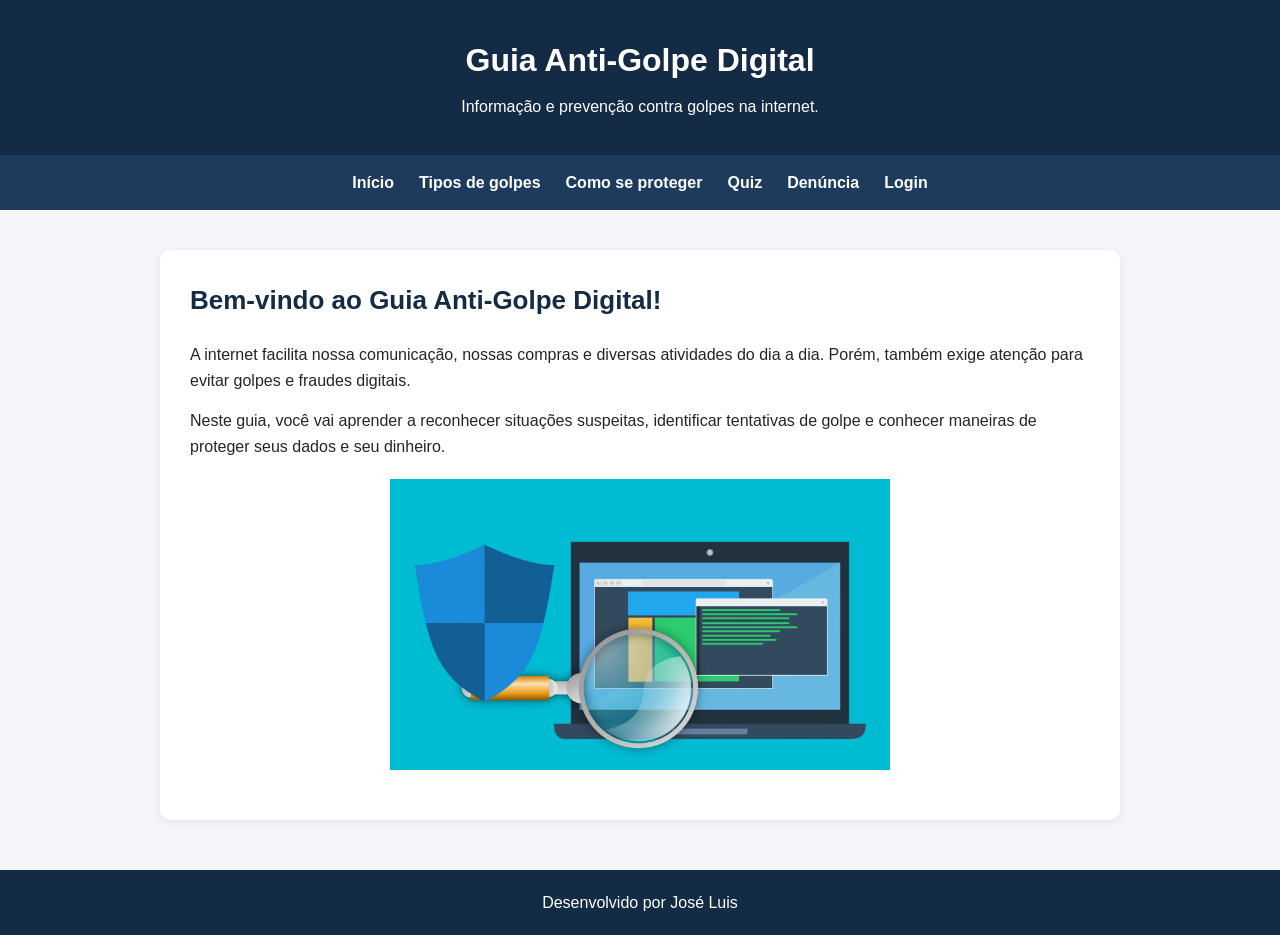
<file: pages/index.html>
<!DOCTYPE html>
<html lang="pt-br">

<head>
    <meta charset="UTF-8">
    <meta name="viewport" content="width=device-width, initial-scale=1.0">

    <meta name="author" content="José Luis">
    <meta name="description" content="Aprenda a identificar golpes digitais e proteger suas informações.">

    <title>Início | Guia Anti-Golpe Digital</title>

    <link rel="stylesheet" href="../css/geral.css">
</head>

<body>

    <header>
        <h1>Guia Anti-Golpe Digital</h1>
        <p>Informação e prevenção contra golpes na internet.</p>
    </header>

    <nav>
        <ul>
            <li><a href="index.html" aria-current="page">Início</a></li>
            <li><a href="golpes.html">Tipos de golpes</a></li>
            <li><a href="protecao.html">Como se proteger</a></li>
            <li><a href="quiz.html">Quiz</a></li>
            <li><a href="denuncia.html">Denúncia</a></li>
            <li><a href="login.html">Login</a></li>
        </ul>
    </nav>

    <main>

        <section>
            <h2>Bem-vindo ao Guia Anti-Golpe Digital!</h2>

            <p>
                A internet facilita nossa comunicação, nossas compras
                e diversas atividades do dia a dia. Porém, também exige
                atenção para evitar golpes e fraudes digitais.
            </p>

            <p>
                Neste guia, você vai aprender a reconhecer situações
                suspeitas, identificar tentativas de golpe e conhecer
                maneiras de proteger seus dados e seu dinheiro.
            </p>

            <img class="imagem-conteudo" src="../img/pagina-inicial_seguranca-digital.jpg"
                alt="Computador protegido por um escudo, representando segurança digital.">
        </section>

    </main>

    <footer>
        <p>Desenvolvido por José Luis</p>
    </footer>

</body>

</html>
</file>
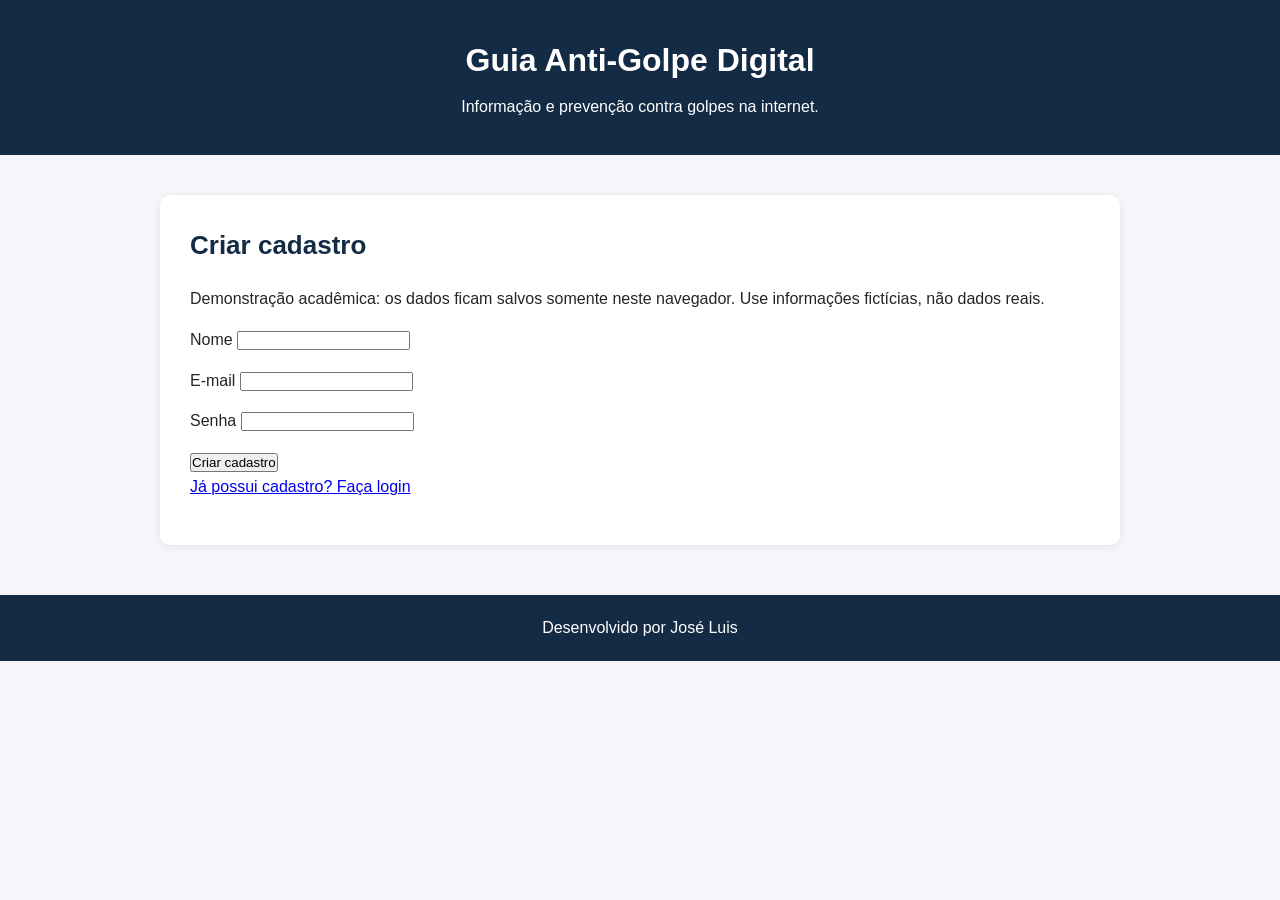
<file: pages/cadastro.html>
<!DOCTYPE html>
<html lang="pt-br">

<head>
    <meta charset="UTF-8">
    <meta name="viewport" content="width=device-width, initial-scale=1.0">

    <meta name="author" content="José Luis">
    <meta name="description" content="Crie uma conta no Guia Anti-Golpe Digital.">

    <title>Cadastro | Guia Anti-Golpe Digital</title>

    <link rel="stylesheet" href="../css/geral.css">

    <script src="../js/cadastro.js" defer></script>
</head>

<body>

    <header>
        <h1>Guia Anti-Golpe Digital</h1>
        <p>Informação e prevenção contra golpes na internet.</p>
    </header>


    <main>
        <section>
            <h2>Criar cadastro</h2>
            <p>
                Demonstração acadêmica: os dados ficam salvos somente neste navegador.
                Use informações fictícias, não dados reais.
            </p>

            <form>
                <p>
                    <label for="nome-cadastro">Nome</label>
                    <input type="text" id="nome-cadastro" name="nome-cadastro">
                </p>

                <p>
                    <label for="email-cadastro">E-mail</label>
                    <input type="email" id="email-cadastro" name="email-cadastro">
                </p>

                <p>
                    <label for="senha-cadastro">Senha</label>
                    <input type="password" id="senha-cadastro" name="senha-cadastro">
                </p>

                <button type="button" id="botao-cadastro">Criar cadastro</button>
            </form>

            <p><a href="login.html">Já possui cadastro? Faça login</a></p>
        </section>
    </main>

    <footer>
        <p>Desenvolvido por José Luis</p>
    </footer>

</body>

</html>
</file>
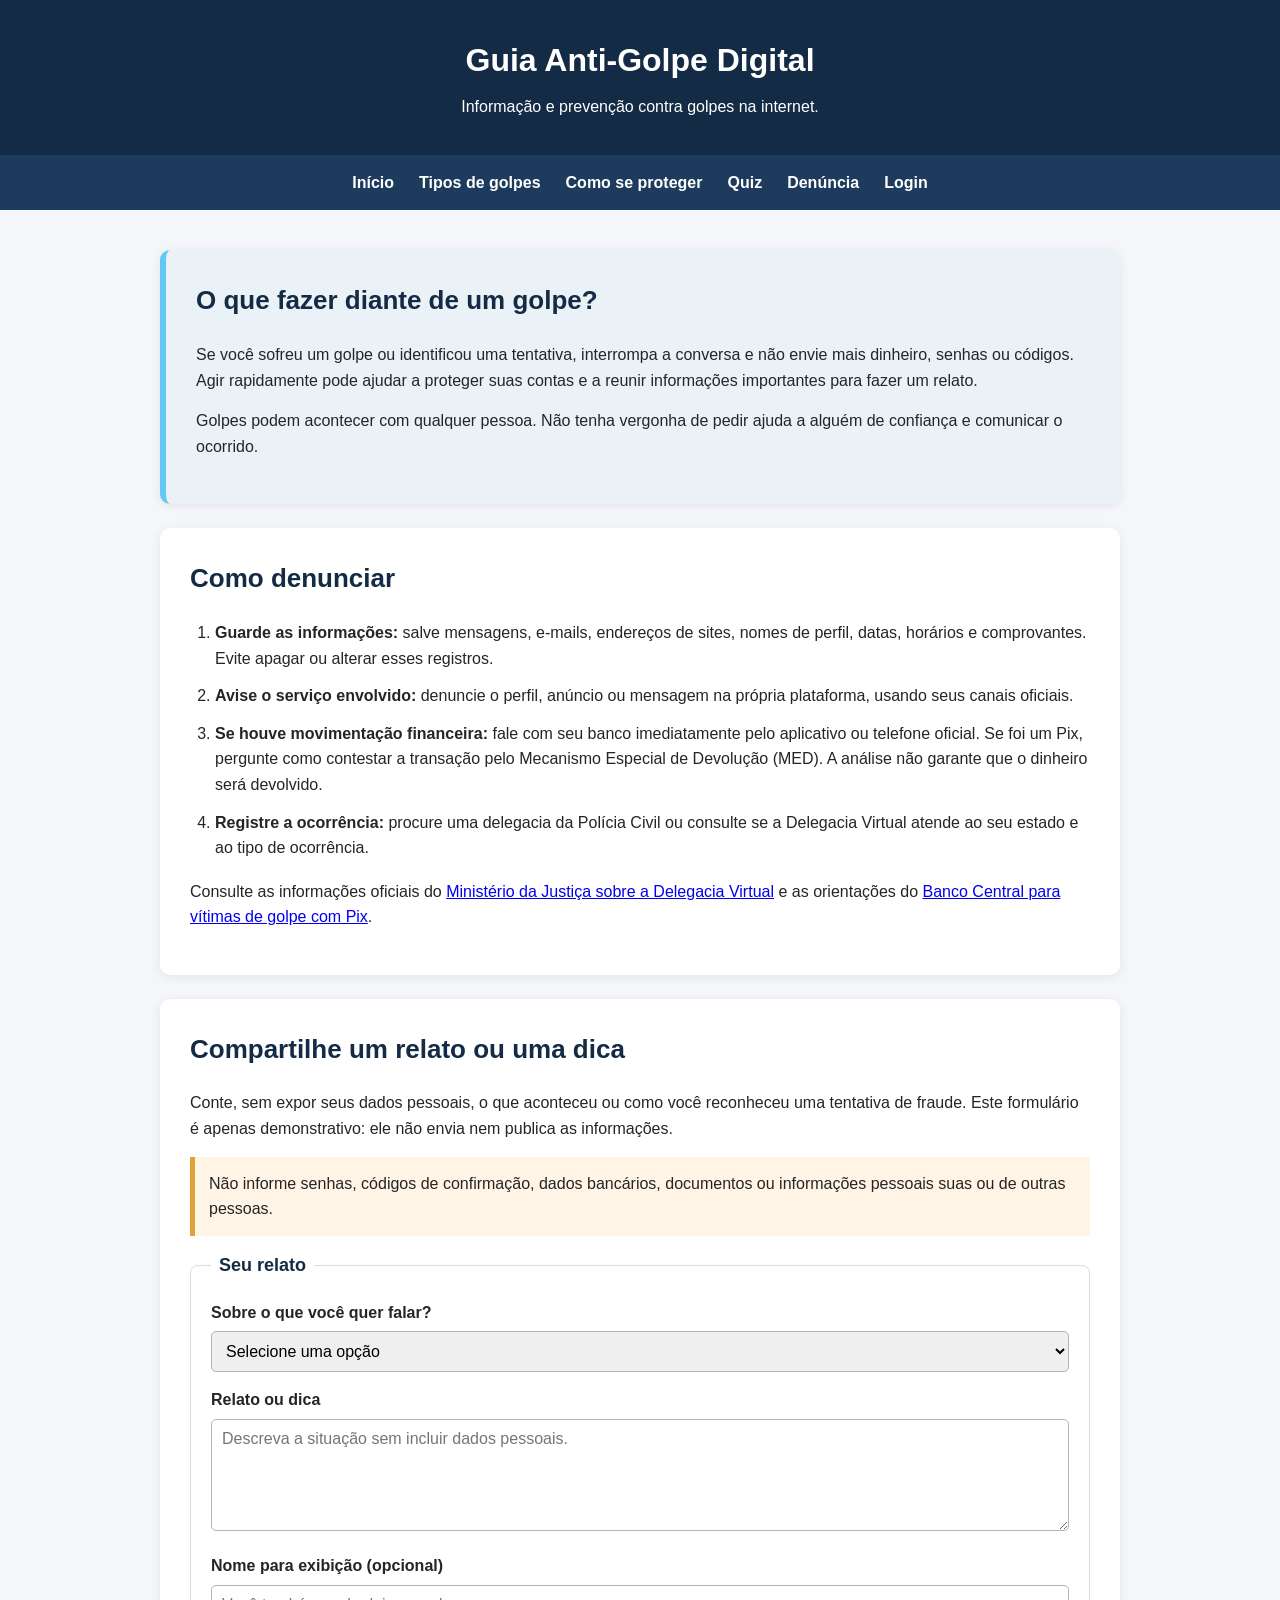
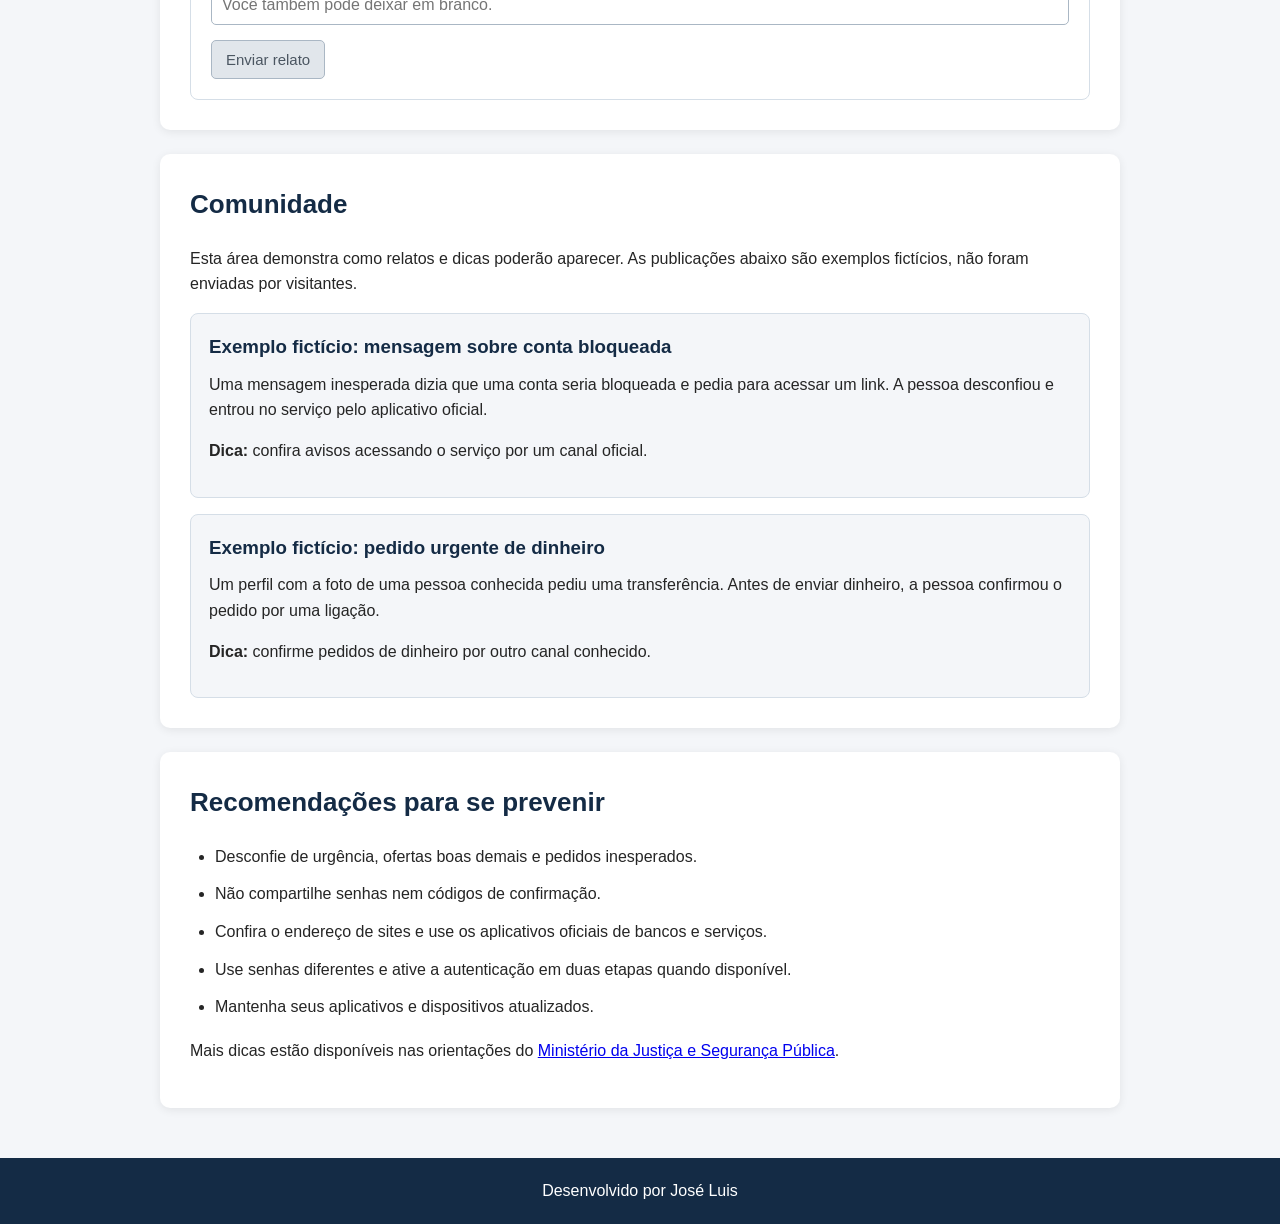
<file: pages/denuncia.html>
<!DOCTYPE html>
<html lang="pt-br">

<head>
    <meta charset="UTF-8">
    <meta name="viewport" content="width=device-width, initial-scale=1.0">

    <meta name="author" content="José Luis">
    <meta name="description" content="Saiba como agir e denunciar golpes digitais com segurança.">

    <title>Denúncia e comunidade | Guia Anti-Golpe Digital</title>

    <link rel="stylesheet" href="../css/geral.css">
    <link rel="stylesheet" href="../css/denuncia.css">

    <script src="../js/denuncia.js" defer></script>
</head>

<body class="pagina-denuncia">

    <!-- Cabeçalho principal -->
    <header>
        <h1>Guia Anti-Golpe Digital</h1>
        <p>Informação e prevenção contra golpes na internet.</p>
    </header>

    <!-- Menu de navegação -->
    <nav>
        <ul>
            <li><a href="index.html">Início</a></li>
            <li><a href="golpes.html">Tipos de golpes</a></li>
            <li><a href="protecao.html">Como se proteger</a></li>
            <li><a href="quiz.html">Quiz</a></li>
            <li><a href="denuncia.html">Denúncia</a></li>
            <li><a href="login.html">Login</a></li>
        </ul>
    </nav>

    <!-- Conteúdo principal -->
    <main>

        <section class="denuncia-secao denuncia-intro">
            <h2>O que fazer diante de um golpe?</h2>

            <p>
                Se você sofreu um golpe ou identificou uma tentativa, interrompa
                a conversa e não envie mais dinheiro, senhas ou códigos. Agir
                rapidamente pode ajudar a proteger suas contas e a reunir
                informações importantes para fazer um relato.
            </p>

            <p>
                Golpes podem acontecer com qualquer pessoa. Não tenha vergonha
                de pedir ajuda a alguém de confiança e comunicar o ocorrido.
            </p>
        </section>

        <section class="denuncia-secao">
            <h2>Como denunciar</h2>

            <ol class="denuncia-lista">
                <li>
                    <strong>Guarde as informações:</strong> salve mensagens,
                    e-mails, endereços de sites, nomes de perfil, datas,
                    horários e comprovantes. Evite apagar ou alterar esses registros.
                </li>
                <li>
                    <strong>Avise o serviço envolvido:</strong> denuncie o perfil,
                    anúncio ou mensagem na própria plataforma, usando seus canais oficiais.
                </li>
                <li>
                    <strong>Se houve movimentação financeira:</strong> fale com seu
                    banco imediatamente pelo aplicativo ou telefone oficial. Se foi
                    um Pix, pergunte como contestar a transação pelo Mecanismo
                    Especial de Devolução (MED). A análise não garante que o dinheiro
                    será devolvido.
                </li>
                <li>
                    <strong>Registre a ocorrência:</strong> procure uma delegacia
                    da Polícia Civil ou consulte se a Delegacia Virtual atende ao
                    seu estado e ao tipo de ocorrência.
                </li>
            </ol>

            <p class="denuncia-referencias">
                Consulte as informações oficiais do
                <a href="https://www.gov.br/mj/pt-br/assuntos/sua-seguranca/seguranca-publica/diretoria-de-gestao-e-integracao-de-informacoes-1/produtos/devir">
                    Ministério da Justiça sobre a Delegacia Virtual</a>
                e as orientações do
                <a href="https://www.bcb.gov.br/meubc/faqs/p/vitima-fez-um-pix-e-caiu-em-um-golpe">
                    Banco Central para vítimas de golpe com Pix</a>.
            </p>
        </section>

        <section class="denuncia-secao">
            <h2>Compartilhe um relato ou uma dica</h2>

            <p>
                Conte, sem expor seus dados pessoais, o que aconteceu ou como
                você reconheceu uma tentativa de fraude. Este formulário é
                apenas demonstrativo: ele não envia nem publica as informações.
            </p>

            <p class="denuncia-alerta">
                Não informe senhas, códigos de confirmação, dados bancários,
                documentos ou informações pessoais suas ou de outras pessoas.
            </p>

            <form class="denuncia-form">
                <fieldset>
                    <legend>Seu relato</legend>

                    <p>
                        <label for="tipo-relato">Sobre o que você quer falar?</label>
                        <select id="tipo-relato" name="tipo-relato">
                            <option value="">Selecione uma opção</option>
                            <option value="golpe">Golpe que aconteceu</option>
                            <option value="tentativa">Tentativa de golpe</option>
                            <option value="dica">Dica de prevenção</option>
                        </select>
                    </p>

                    <p>
                        <label for="relato">Relato ou dica</label>
                        <textarea id="relato" name="relato" rows="5" placeholder="Descreva a situação sem incluir dados pessoais."></textarea>
                    </p>

                    <p>
                        <label for="nome-relato">Nome para exibição (opcional)</label>
                        <input type="text" id="nome-relato" name="nome-relato" placeholder="Você também pode deixar em branco.">
                    </p>

                    <button type="button" id="enviar-relato">Enviar relato</button>
                </fieldset>
            </form>
        </section>

        <section class="denuncia-secao denuncia-comunidade">
            <h2>Comunidade</h2>

            <p>
                Esta área demonstra como relatos e dicas poderão aparecer.
                As publicações abaixo são exemplos fictícios, não foram enviadas
                por visitantes.
            </p>

            <article>
                <h3>Exemplo fictício: mensagem sobre conta bloqueada</h3>
                <p>
                    Uma mensagem inesperada dizia que uma conta seria bloqueada
                    e pedia para acessar um link. A pessoa desconfiou e entrou
                    no serviço pelo aplicativo oficial.
                </p>
                <p><strong>Dica:</strong> confira avisos acessando o serviço por um canal oficial.</p>
            </article>

            <article>
                <h3>Exemplo fictício: pedido urgente de dinheiro</h3>
                <p>
                    Um perfil com a foto de uma pessoa conhecida pediu uma
                    transferência. Antes de enviar dinheiro, a pessoa confirmou
                    o pedido por uma ligação.
                </p>
                <p><strong>Dica:</strong> confirme pedidos de dinheiro por outro canal conhecido.</p>
            </article>
        </section>

        <section class="denuncia-secao">
            <h2>Recomendações para se prevenir</h2>

            <ul class="denuncia-lista">
                <li>Desconfie de urgência, ofertas boas demais e pedidos inesperados.</li>
                <li>Não compartilhe senhas nem códigos de confirmação.</li>
                <li>Confira o endereço de sites e use os aplicativos oficiais de bancos e serviços.</li>
                <li>Use senhas diferentes e ative a autenticação em duas etapas quando disponível.</li>
                <li>Mantenha seus aplicativos e dispositivos atualizados.</li>
            </ul>

            <p class="denuncia-referencias">
                Mais dicas estão disponíveis nas orientações do
                <a href="https://www.gov.br/mj/pt-br/assuntos/noticias/veja-como-se-proteger-de-golpes-na-internet-e-orientar-sua-familia/">
                    Ministério da Justiça e Segurança Pública</a>.
            </p>
        </section>

    </main>

    <!-- Rodapé -->
    <footer>
        <p>Desenvolvido por José Luis</p>
    </footer>

</body>

</html>
</file>
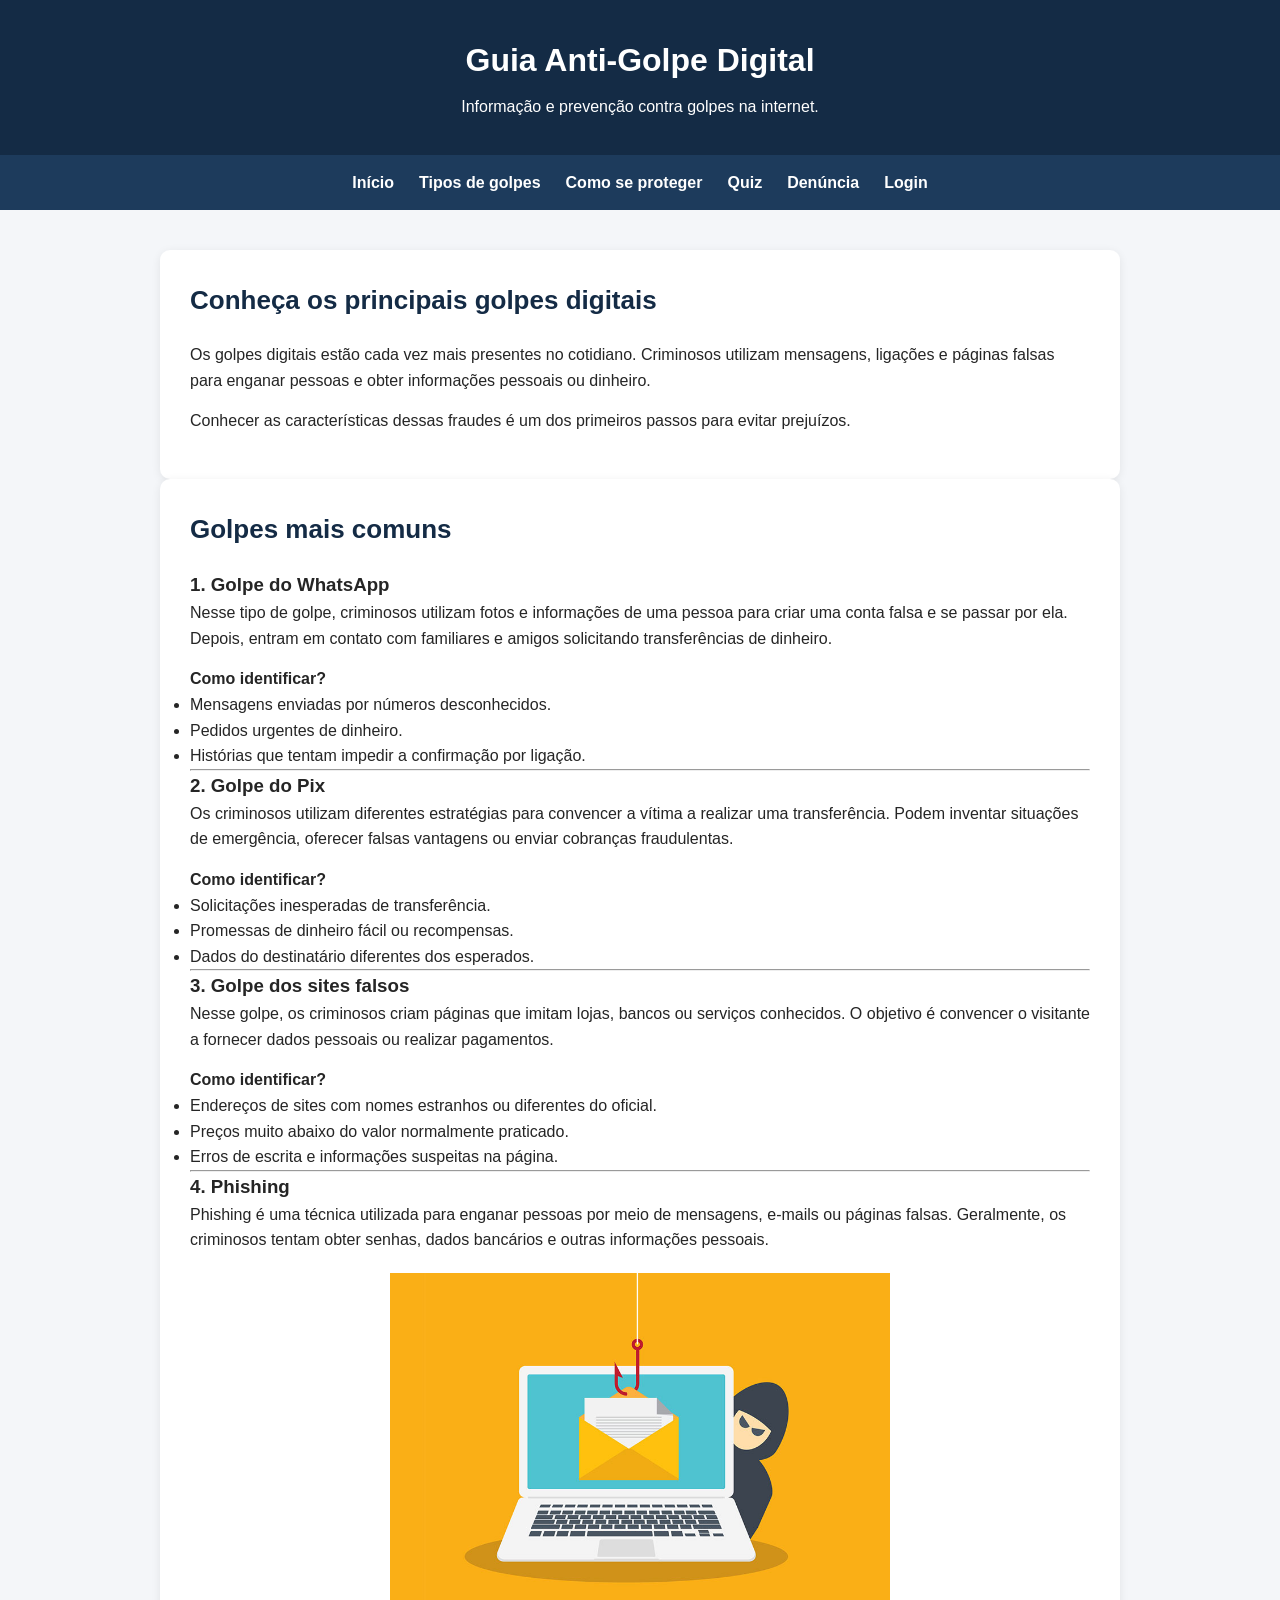
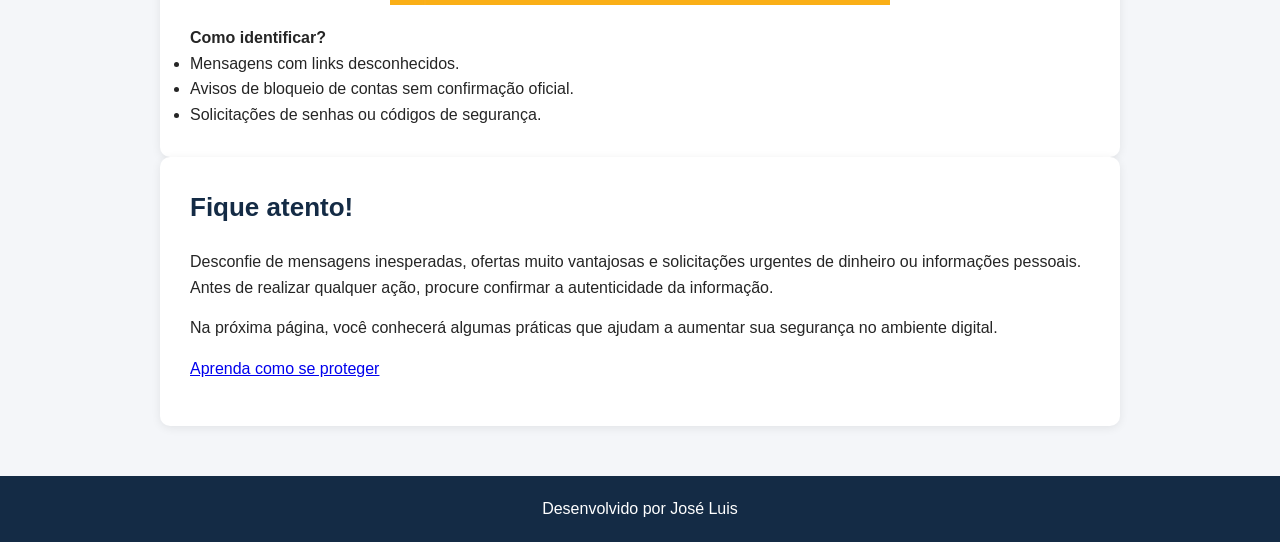
<file: pages/golpes.html>
<!DOCTYPE html>
<html lang="pt-br">

<head>
    <meta charset="UTF-8">
    <meta name="viewport" content="width=device-width, initial-scale=1.0">

    <meta name="author" content="José Luis">
    <meta name="description" content="Conheça os principais golpes digitais e aprenda a identificá-los.">

    <title>Tipos de Golpes | Guia Anti-Golpe Digital</title>

    <link rel="stylesheet" href="../css/geral.css">

</head>

<body>

    <!-- Cabeçalho principal -->
    <header>
        <h1>Guia Anti-Golpe Digital</h1>
        <p>Informação e prevenção contra golpes na internet.</p>
    </header>

    <!-- Menu de navegação -->
    <nav>
        <ul>
            <li><a href="index.html">Início</a></li>
            <li><a href="golpes.html">Tipos de golpes</a></li>
            <li><a href="protecao.html">Como se proteger</a></li>
            <li><a href="quiz.html">Quiz</a></li>
            <li><a href="denuncia.html">Denúncia</a></li>
            <li><a href="login.html">Login</a></li>
        </ul>
    </nav>

    <!-- Conteúdo principal -->
    <main>

        <section>
            <h2>Conheça os principais golpes digitais</h2>

            <p>
                Os golpes digitais estão cada vez mais presentes no cotidiano.
                Criminosos utilizam mensagens, ligações e páginas falsas
                para enganar pessoas e obter informações pessoais ou dinheiro.
            </p>

            <p>
                Conhecer as características dessas fraudes é um dos primeiros
                passos para evitar prejuízos.
            </p>
        </section>

        <section>
            <h2>Golpes mais comuns</h2>

            <!-- Golpe do WhatsApp -->
            <article>
                <h3>1. Golpe do WhatsApp</h3>

                <p>
                    Nesse tipo de golpe, criminosos utilizam fotos e informações
                    de uma pessoa para criar uma conta falsa e se passar por ela.
                    Depois, entram em contato com familiares e amigos solicitando
                    transferências de dinheiro.
                </p>

                <h4>Como identificar?</h4>

                <ul>
                    <li>Mensagens enviadas por números desconhecidos.</li>
                    <li>Pedidos urgentes de dinheiro.</li>
                    <li>Histórias que tentam impedir a confirmação por ligação.</li>
                </ul>
            </article>

            <hr>

            <!-- Golpe do Pix -->
            <article>
                <h3>2. Golpe do Pix</h3>

                <p>
                    Os criminosos utilizam diferentes estratégias para convencer
                    a vítima a realizar uma transferência. Podem inventar
                    situações de emergência, oferecer falsas vantagens ou
                    enviar cobranças fraudulentas.
                </p>

                <h4>Como identificar?</h4>

                <ul>
                    <li>Solicitações inesperadas de transferência.</li>
                    <li>Promessas de dinheiro fácil ou recompensas.</li>
                    <li>Dados do destinatário diferentes dos esperados.</li>
                </ul>
            </article>

            <hr>

            <!-- Sites falsos -->
            <article>
                <h3>3. Golpe dos sites falsos</h3>

                <p>
                    Nesse golpe, os criminosos criam páginas que imitam lojas,
                    bancos ou serviços conhecidos. O objetivo é convencer
                    o visitante a fornecer dados pessoais ou realizar pagamentos.
                </p>

                <h4>Como identificar?</h4>

                <ul>
                    <li>Endereços de sites com nomes estranhos ou diferentes do oficial.</li>
                    <li>Preços muito abaixo do valor normalmente praticado.</li>
                    <li>Erros de escrita e informações suspeitas na página.</li>
                </ul>
            </article>

            <hr>

            <!-- Phishing -->
            <article>
                <h3>4. Phishing</h3>

                <p>
                    Phishing é uma técnica utilizada para enganar pessoas
                    por meio de mensagens, e-mails ou páginas falsas.
                    Geralmente, os criminosos tentam obter senhas,
                    dados bancários e outras informações pessoais.
                </p>

                <img class="imagem-conteudo" src="../img/phishing.jpg"
                    alt="Ilustração de um e-mail preso a um anzol diante de um computador, representando phishing.">

                <h4>Como identificar?</h4>

                <ul>
                    <li>Mensagens com links desconhecidos.</li>
                    <li>Avisos de bloqueio de contas sem confirmação oficial.</li>
                    <li>Solicitações de senhas ou códigos de segurança.</li>
                </ul>
            </article>

        </section>

        <section>
            <h2>Fique atento!</h2>

            <p>
                Desconfie de mensagens inesperadas, ofertas muito vantajosas
                e solicitações urgentes de dinheiro ou informações pessoais.
                Antes de realizar qualquer ação, procure confirmar a
                autenticidade da informação.
            </p>

            <p>
                Na próxima página, você conhecerá algumas práticas que
                ajudam a aumentar sua segurança no ambiente digital.
            </p>

            <p>
                <a href="protecao.html">Aprenda como se proteger</a>
            </p>
        </section>

    </main>

    <!-- Rodapé -->
    <footer>
        <p>Desenvolvido por José Luis</p>
    </footer>

</body>

</html>
</file>
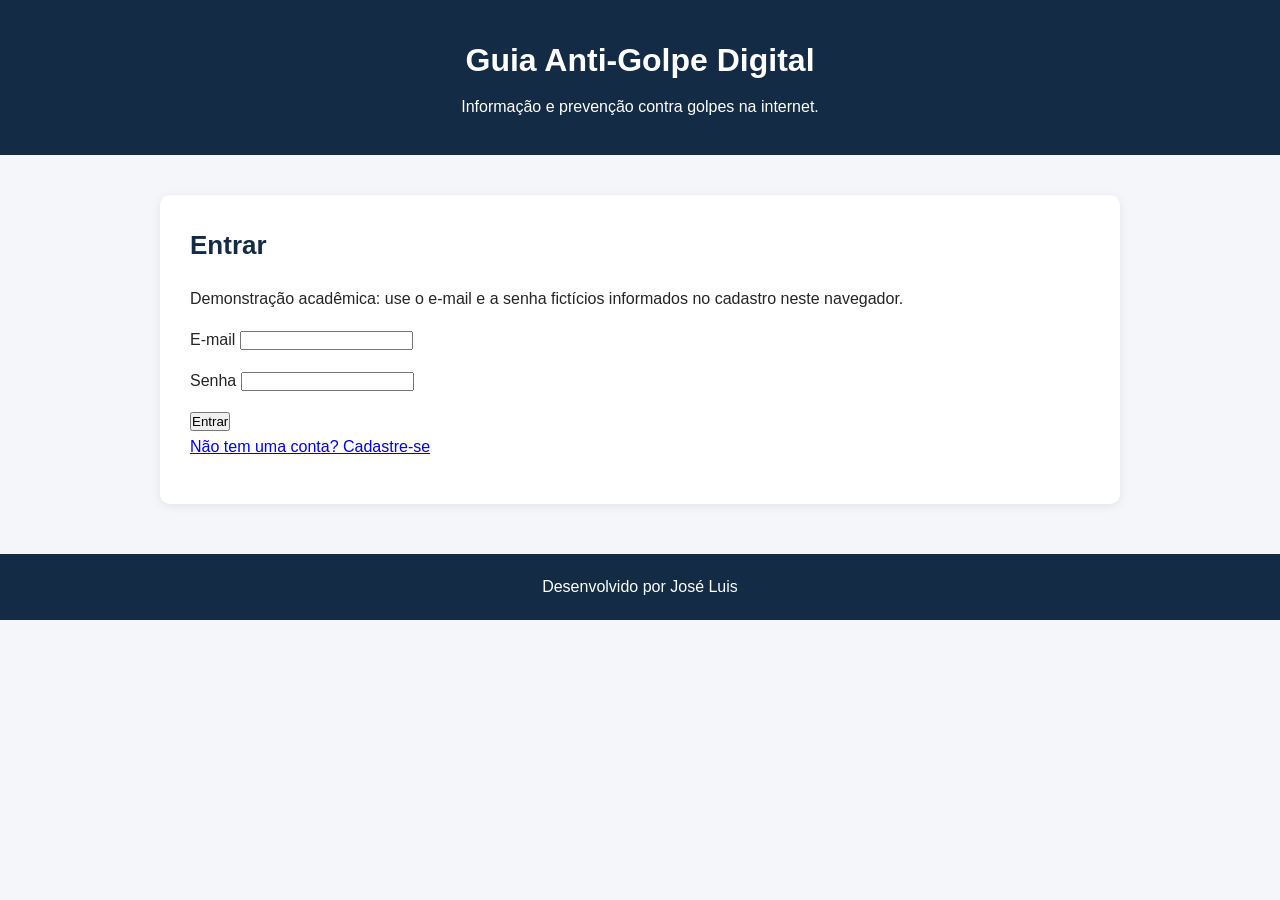
<file: pages/login.html>
<!DOCTYPE html>
<html lang="pt-br">

<head>
    <meta charset="UTF-8">
    <meta name="viewport" content="width=device-width, initial-scale=1.0">

    <meta name="author" content="José Luis">
    <meta name="description" content="Acesse sua conta no Guia Anti-Golpe Digital.">

    <title>Entrar | Guia Anti-Golpe Digital</title>

    <link rel="stylesheet" href="../css/geral.css">

    <script src="../js/login.js" defer></script>
</head>

<body>

    <header>
        <h1>Guia Anti-Golpe Digital</h1>
        <p>Informação e prevenção contra golpes na internet.</p>
    </header>


    <main>
        <section>
            <h2>Entrar</h2>
            <p>
                Demonstração acadêmica: use o e-mail e a senha fictícios
                informados no cadastro neste navegador.
            </p>

            <form>
                <p>
                    <label for="email-login">E-mail</label>
                    <input type="email" id="email-login" name="email-login">
                </p>

                <p>
                    <label for="senha-login">Senha</label>
                    <input type="password" id="senha-login" name="senha-login">
                </p>

                <button type="button" id="botao-login">Entrar</button>
            </form>

            <p><a href="cadastro.html">Não tem uma conta? Cadastre-se</a></p>
        </section>
    </main>

    <footer>
        <p>Desenvolvido por José Luis</p>
    </footer>

</body>

</html>
</file>
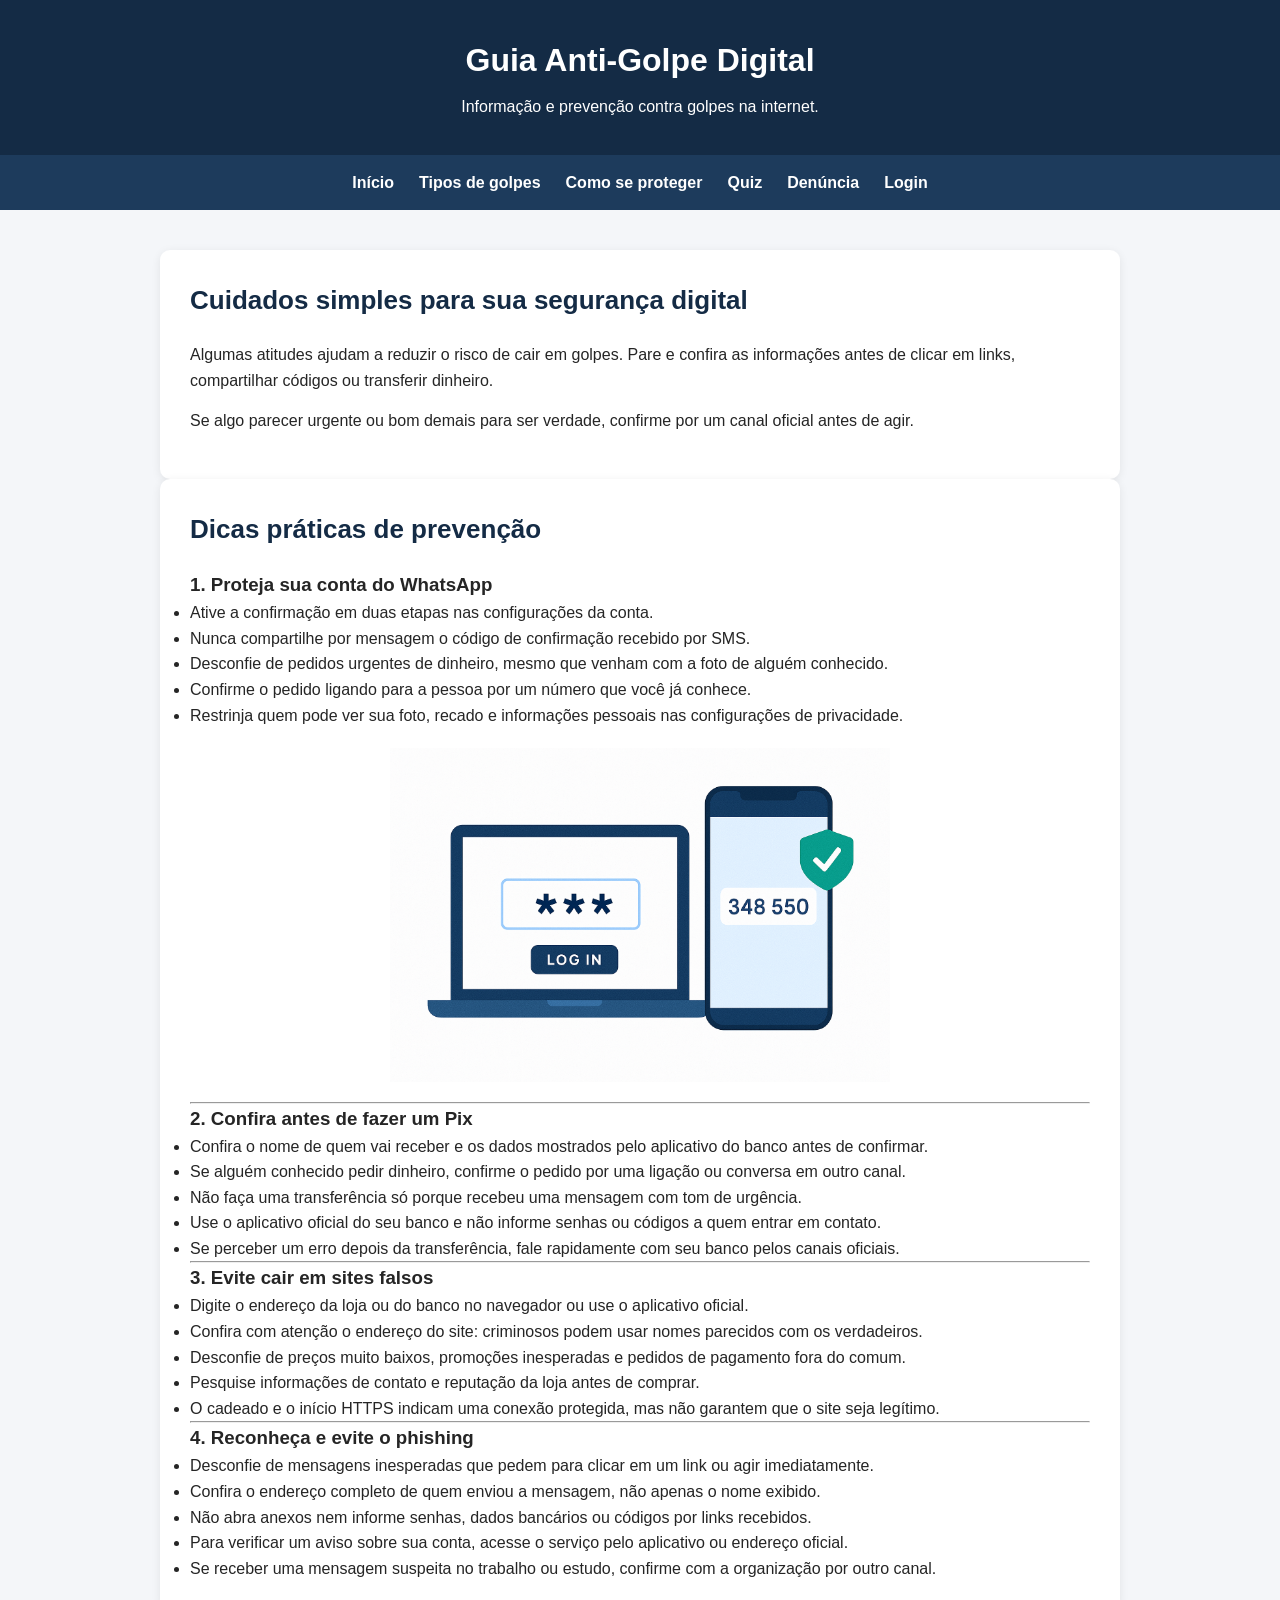
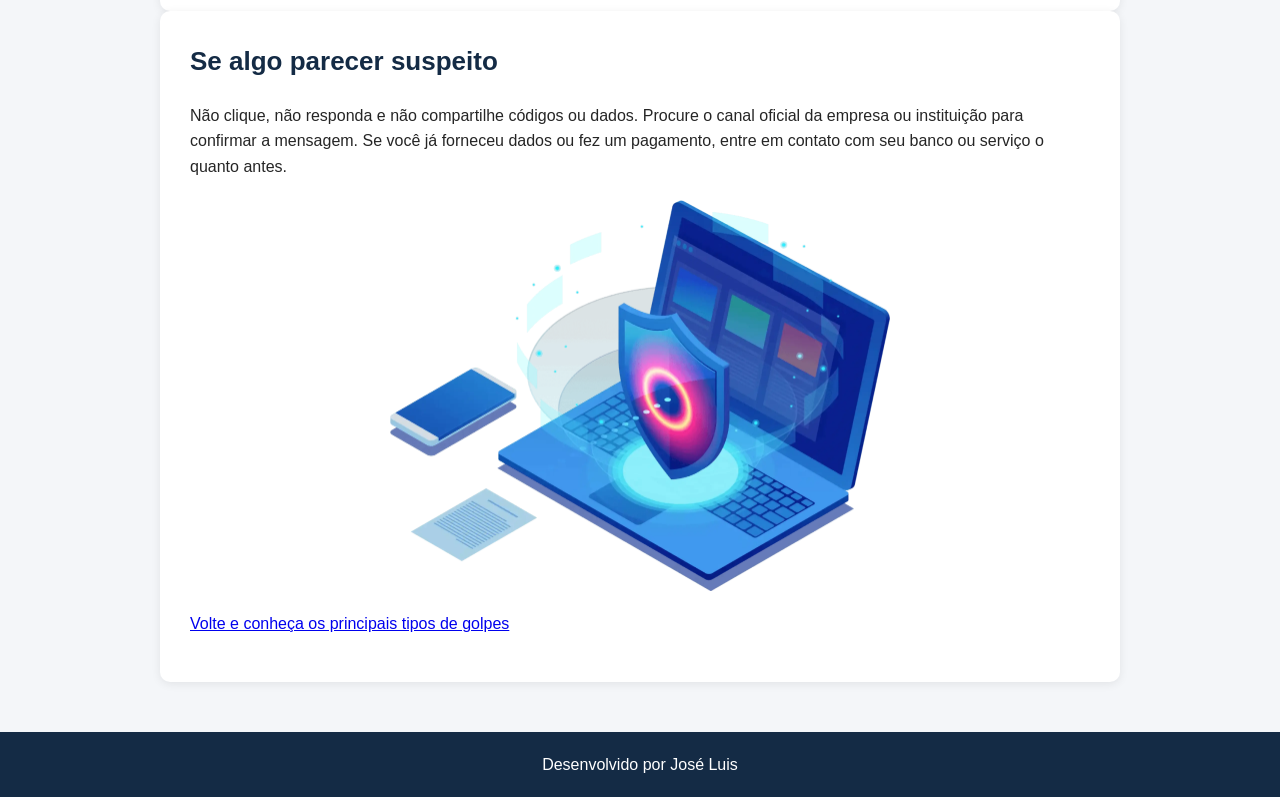
<file: pages/protecao.html>
<!DOCTYPE html>
<html lang="pt-br">

<head>
    <meta charset="UTF-8">
    <meta name="viewport" content="width=device-width, initial-scale=1.0">

    <meta name="author" content="José Luis">
    <meta name="description" content="Aprenda dicas práticas para se proteger de golpes digitais no dia a dia.">

    <title>Como se proteger | Guia Anti-Golpe Digital</title>

    <link rel="stylesheet" href="../css/geral.css">

</head>

<body>

    <!-- Cabeçalho principal -->
    <header>
        <h1>Guia Anti-Golpe Digital</h1>
        <p>Informação e prevenção contra golpes na internet.</p>
    </header>

    <!-- Menu de navegação -->
    <nav>
        <ul>
            <li><a href="index.html">Início</a></li>
            <li><a href="golpes.html">Tipos de golpes</a></li>
            <li><a href="protecao.html" aria-current="page">Como se proteger</a></li>
            <li><a href="quiz.html">Quiz</a></li>
            <li><a href="denuncia.html">Denúncia</a></li>
            <li><a href="login.html">Login</a></li>
        </ul>
    </nav>

    <!-- Conteúdo principal -->
    <main>

        <section>
            <h2>Cuidados simples para sua segurança digital</h2>

            <p>
                Algumas atitudes ajudam a reduzir o risco de cair em golpes.
                Pare e confira as informações antes de clicar em links,
                compartilhar códigos ou transferir dinheiro.
            </p>

            <p>
                Se algo parecer urgente ou bom demais para ser verdade,
                confirme por um canal oficial antes de agir.
            </p>
        </section>

        <section>
            <h2>Dicas práticas de prevenção</h2>

            <!-- Proteção contra golpes no WhatsApp -->
            <article>
                <h3>1. Proteja sua conta do WhatsApp</h3>

                <ul>
                    <li>Ative a confirmação em duas etapas nas configurações da conta.</li>
                    <li>Nunca compartilhe por mensagem o código de confirmação recebido por SMS.</li>
                    <li>Desconfie de pedidos urgentes de dinheiro, mesmo que venham com a foto de alguém conhecido.</li>
                    <li>Confirme o pedido ligando para a pessoa por um número que você já conhece.</li>
                    <li>Restrinja quem pode ver sua foto, recado e informações pessoais nas configurações de privacidade.</li>
                </ul>

                <img class="imagem-conteudo" src="../img/autenticacao.png"
                    alt="Ilustração de autenticação com senha no computador e código de confirmação no celular.">
            </article>

            <hr>

            <!-- Cuidados ao fazer Pix -->
            <article>
                <h3>2. Confira antes de fazer um Pix</h3>

                <ul>
                    <li>Confira o nome de quem vai receber e os dados mostrados pelo aplicativo do banco antes de confirmar.</li>
                    <li>Se alguém conhecido pedir dinheiro, confirme o pedido por uma ligação ou conversa em outro canal.</li>
                    <li>Não faça uma transferência só porque recebeu uma mensagem com tom de urgência.</li>
                    <li>Use o aplicativo oficial do seu banco e não informe senhas ou códigos a quem entrar em contato.</li>
                    <li>Se perceber um erro depois da transferência, fale rapidamente com seu banco pelos canais oficiais.</li>
                </ul>
            </article>

            <hr>

            <!-- Como evitar sites falsos -->
            <article>
                <h3>3. Evite cair em sites falsos</h3>

                <ul>
                    <li>Digite o endereço da loja ou do banco no navegador ou use o aplicativo oficial.</li>
                    <li>Confira com atenção o endereço do site: criminosos podem usar nomes parecidos com os verdadeiros.</li>
                    <li>Desconfie de preços muito baixos, promoções inesperadas e pedidos de pagamento fora do comum.</li>
                    <li>Pesquise informações de contato e reputação da loja antes de comprar.</li>
                    <li>O cadeado e o início HTTPS indicam uma conexão protegida, mas não garantem que o site seja legítimo.</li>
                </ul>
            </article>

            <hr>

            <!-- Como se proteger de phishing -->
            <article>
                <h3>4. Reconheça e evite o phishing</h3>

                <ul>
                    <li>Desconfie de mensagens inesperadas que pedem para clicar em um link ou agir imediatamente.</li>
                    <li>Confira o endereço completo de quem enviou a mensagem, não apenas o nome exibido.</li>
                    <li>Não abra anexos nem informe senhas, dados bancários ou códigos por links recebidos.</li>
                    <li>Para verificar um aviso sobre sua conta, acesse o serviço pelo aplicativo ou endereço oficial.</li>
                    <li>Se receber uma mensagem suspeita no trabalho ou estudo, confirme com a organização por outro canal.</li>
                </ul>
            </article>
        </section>

        <section>
            <h2>Se algo parecer suspeito</h2>

            <p>
                Não clique, não responda e não compartilhe códigos ou dados.
                Procure o canal oficial da empresa ou instituição para confirmar
                a mensagem. Se você já forneceu dados ou fez um pagamento,
                entre em contato com seu banco ou serviço o quanto antes.
            </p>

            <img class="imagem-conteudo" src="../img/protecao-de-dados.jpg"
                alt="Ilustração de um computador protegido por um escudo, representando proteção de dados.">

            <p>
                <a href="golpes.html">Volte e conheça os principais tipos de golpes</a>
            </p>
        </section>

    </main>

    <!-- Rodapé -->
    <footer>
        <p>Desenvolvido por José Luis</p>
    </footer>

</body>

</html>
</file>
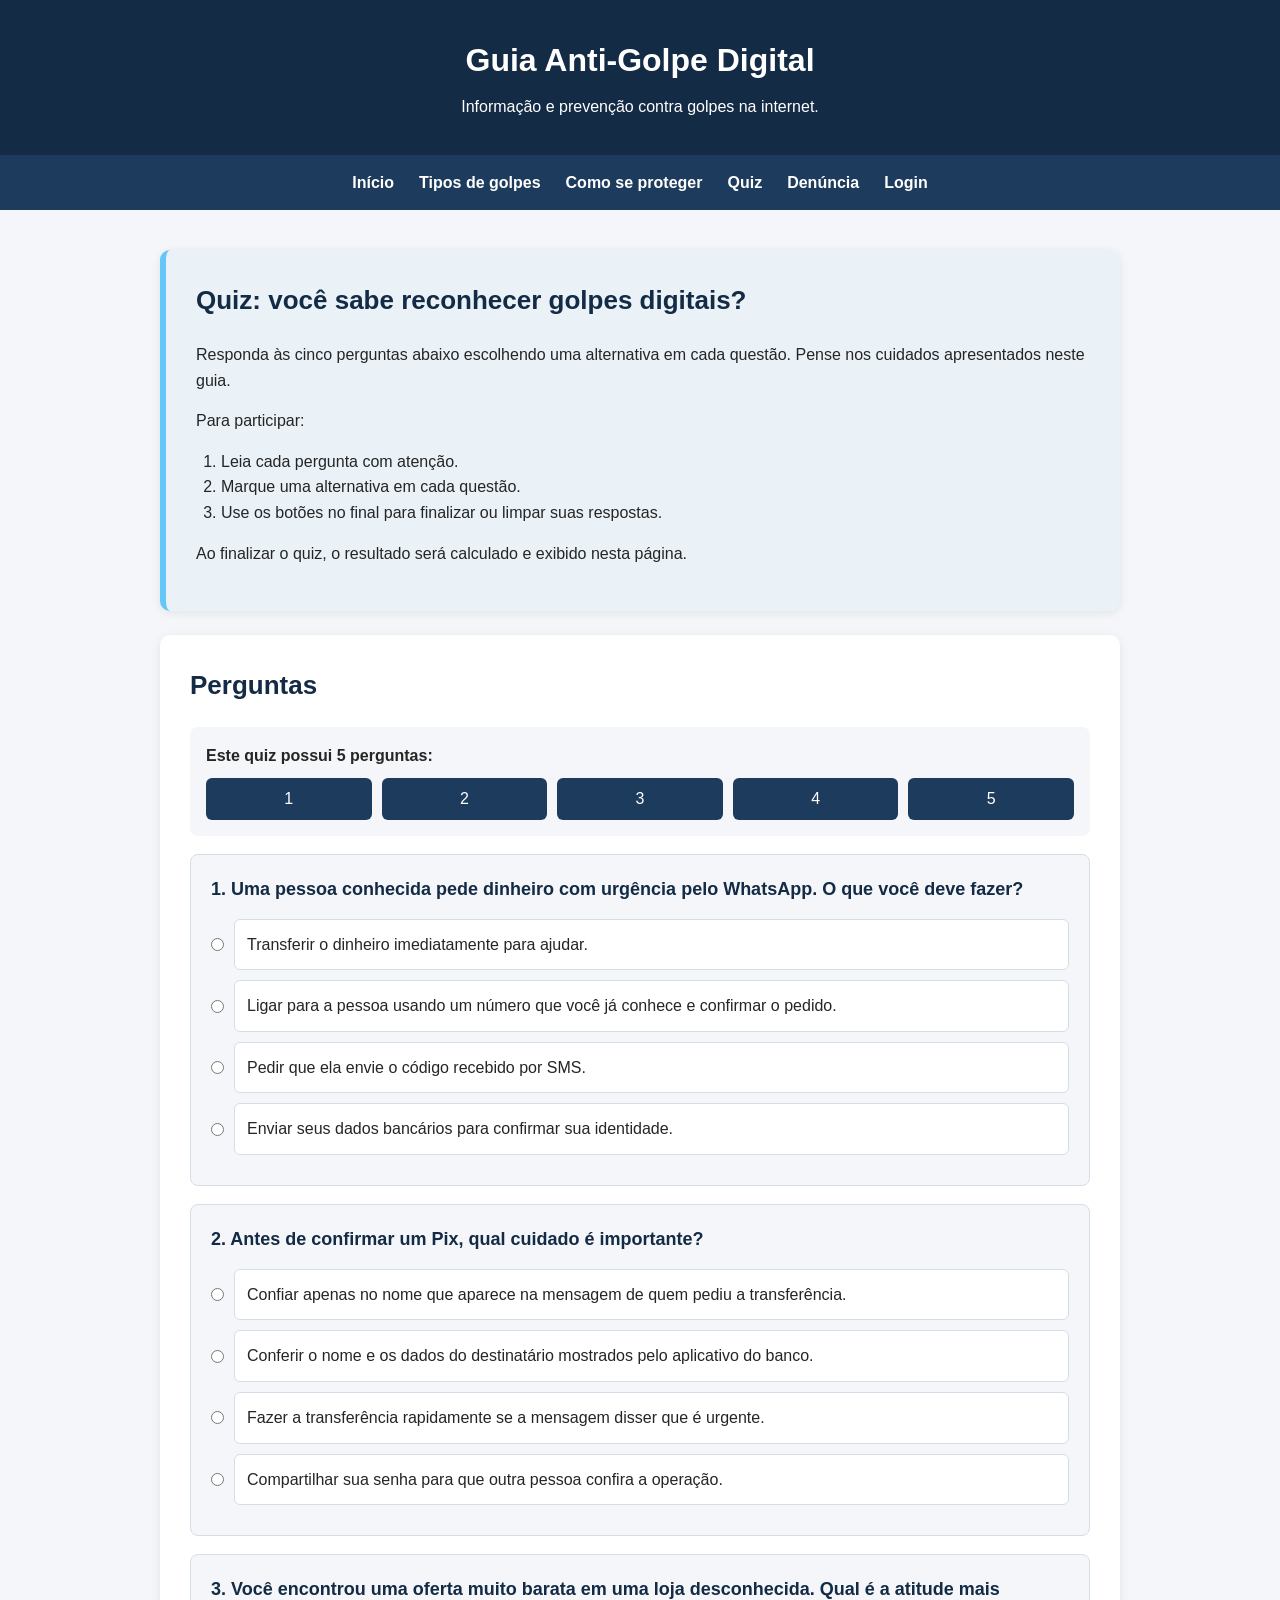
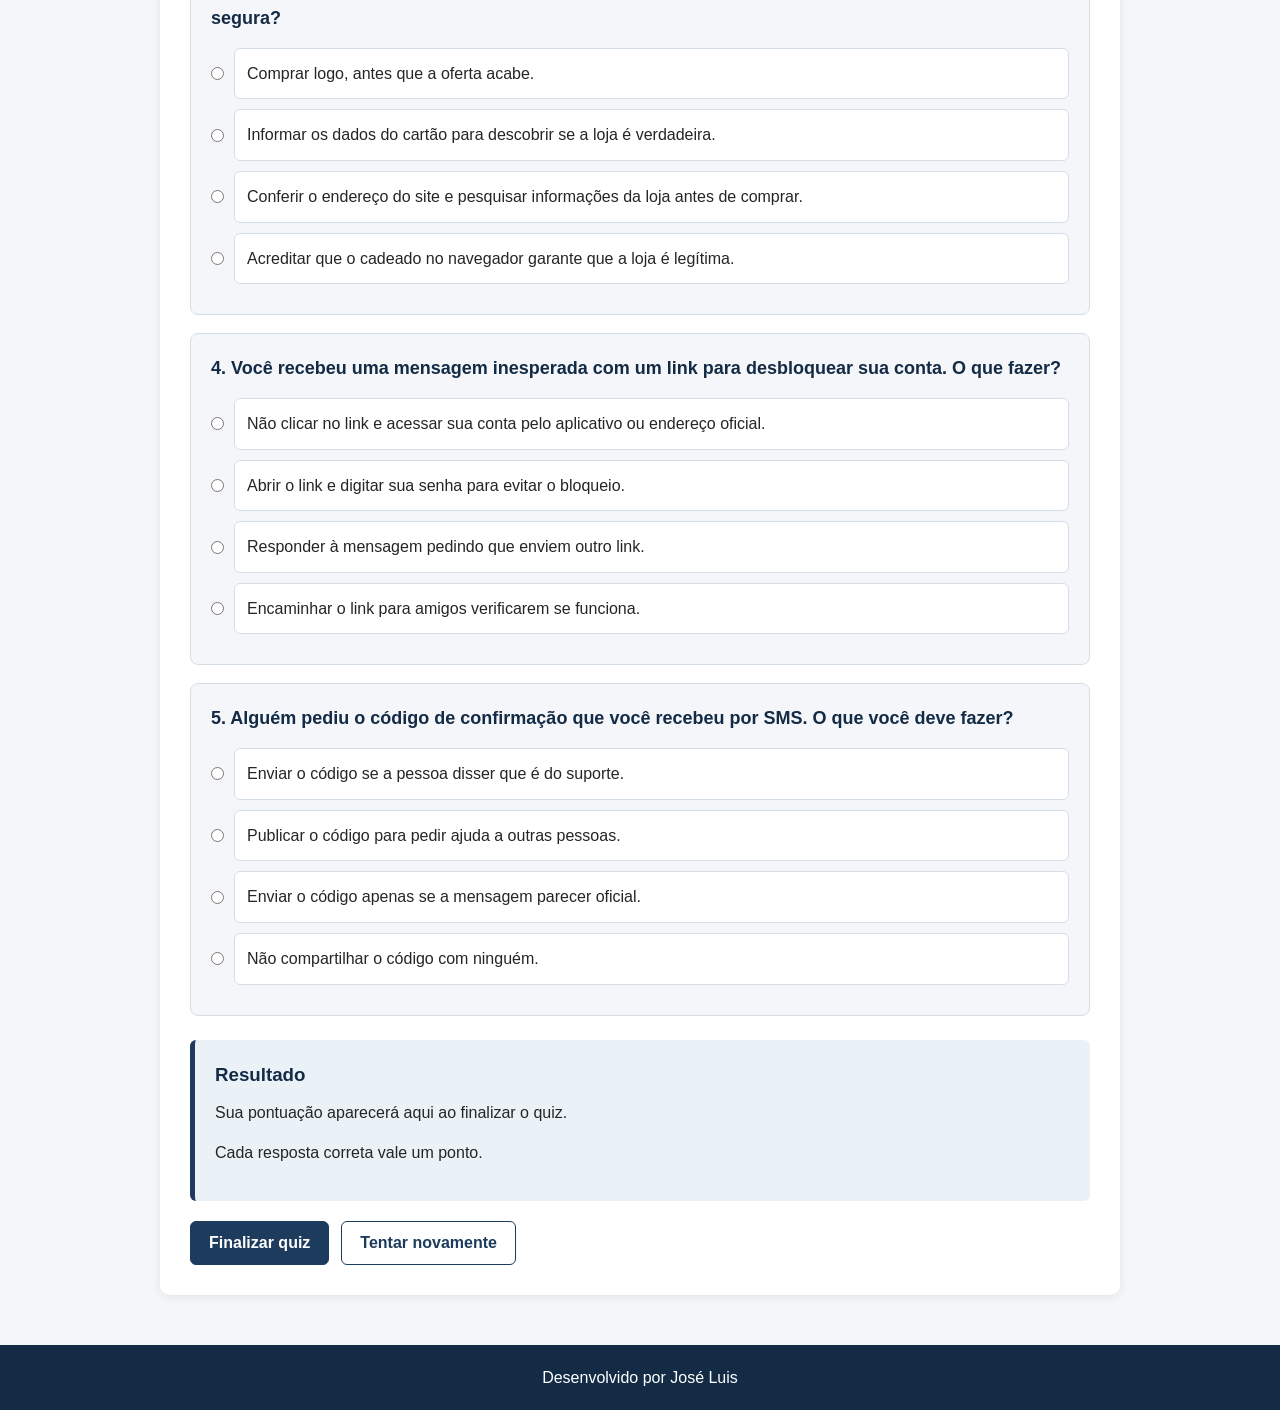
<file: pages/quiz.html>
<!DOCTYPE html>
<html lang="pt-br">

<head>
    <meta charset="UTF-8">
    <meta name="viewport" content="width=device-width, initial-scale=1.0">

    <meta name="author" content="José Luis">
    <meta name="description" content="Teste seus conhecimentos sobre como reconhecer e evitar golpes digitais.">

    <title>Quiz | Guia Anti-Golpe Digital</title>

    <link rel="stylesheet" href="../css/geral.css">
    <link rel="stylesheet" href="../css/quiz.css">

    <script src="../js/quiz.js" defer></script>
</head>

<body class="pagina-quiz">

    <!-- Cabeçalho principal -->
    <header>
        <h1>Guia Anti-Golpe Digital</h1>
        <p>Informação e prevenção contra golpes na internet.</p>
    </header>

    <!-- Menu de navegação -->
    <nav>
        <ul>
            <li><a href="index.html">Início</a></li>
            <li><a href="golpes.html">Tipos de golpes</a></li>
            <li><a href="protecao.html">Como se proteger</a></li>
            <li><a href="quiz.html">Quiz</a></li>
            <li><a href="denuncia.html">Denúncia</a></li>
            <li><a href="login.html">Login</a></li>
        </ul>
    </nav>

    <!-- Conteúdo principal -->
    <main>

        <section class="quiz-apresentacao">
            <h2>Quiz: você sabe reconhecer golpes digitais?</h2>

            <p>
                Responda às cinco perguntas abaixo escolhendo uma alternativa
                em cada questão. Pense nos cuidados apresentados neste guia.
            </p>

            <p>
                Para participar:
            </p>

            <ol>
                <li>Leia cada pergunta com atenção.</li>
                <li>Marque uma alternativa em cada questão.</li>
                <li>Use os botões no final para finalizar ou limpar suas respostas.</li>
            </ol>

            <p>
                Ao finalizar o quiz, o resultado será calculado e exibido nesta página.
            </p>
        </section>

        <section class="quiz-conteudo">
            <h2>Perguntas</h2>

            <div class="quiz-progresso">
                <p>Este quiz possui 5 perguntas:</p>
                <ol>
                    <li>1</li>
                    <li>2</li>
                    <li>3</li>
                    <li>4</li>
                    <li>5</li>
                </ol>
            </div>

            <form id="formulario-quiz" class="quiz-form">
                <!-- Pergunta 1 -->
                <article class="quiz-pergunta">
                    <fieldset>
                        <legend>1. Uma pessoa conhecida pede dinheiro com urgência pelo WhatsApp. O que você deve fazer?</legend>

                        <p>
                            <input type="radio" id="q1-a" name="pergunta1" value="a">
                            <label for="q1-a">Transferir o dinheiro imediatamente para ajudar.</label>
                        </p>

                        <p>
                            <input type="radio" id="q1-b" name="pergunta1" value="b">
                            <label for="q1-b">Ligar para a pessoa usando um número que você já conhece e confirmar o pedido.</label>
                        </p>

                        <p>
                            <input type="radio" id="q1-c" name="pergunta1" value="c">
                            <label for="q1-c">Pedir que ela envie o código recebido por SMS.</label>
                        </p>

                        <p>
                            <input type="radio" id="q1-d" name="pergunta1" value="d">
                            <label for="q1-d">Enviar seus dados bancários para confirmar sua identidade.</label>
                        </p>
                    </fieldset>
                </article>

                <!-- Pergunta 2 -->
                <article class="quiz-pergunta">
                    <fieldset>
                        <legend>2. Antes de confirmar um Pix, qual cuidado é importante?</legend>

                        <p>
                            <input type="radio" id="q2-a" name="pergunta2" value="a">
                            <label for="q2-a">Confiar apenas no nome que aparece na mensagem de quem pediu a transferência.</label>
                        </p>

                        <p>
                            <input type="radio" id="q2-b" name="pergunta2" value="b">
                            <label for="q2-b">Conferir o nome e os dados do destinatário mostrados pelo aplicativo do banco.</label>
                        </p>

                        <p>
                            <input type="radio" id="q2-c" name="pergunta2" value="c">
                            <label for="q2-c">Fazer a transferência rapidamente se a mensagem disser que é urgente.</label>
                        </p>

                        <p>
                            <input type="radio" id="q2-d" name="pergunta2" value="d">
                            <label for="q2-d">Compartilhar sua senha para que outra pessoa confira a operação.</label>
                        </p>
                    </fieldset>
                </article>

                <!-- Pergunta 3 -->
                <article class="quiz-pergunta">
                    <fieldset>
                        <legend>3. Você encontrou uma oferta muito barata em uma loja desconhecida. Qual é a atitude mais segura?</legend>

                        <p>
                            <input type="radio" id="q3-a" name="pergunta3" value="a">
                            <label for="q3-a">Comprar logo, antes que a oferta acabe.</label>
                        </p>

                        <p>
                            <input type="radio" id="q3-b" name="pergunta3" value="b">
                            <label for="q3-b">Informar os dados do cartão para descobrir se a loja é verdadeira.</label>
                        </p>

                        <p>
                            <input type="radio" id="q3-c" name="pergunta3" value="c">
                            <label for="q3-c">Conferir o endereço do site e pesquisar informações da loja antes de comprar.</label>
                        </p>

                        <p>
                            <input type="radio" id="q3-d" name="pergunta3" value="d">
                            <label for="q3-d">Acreditar que o cadeado no navegador garante que a loja é legítima.</label>
                        </p>
                    </fieldset>
                </article>

                <!-- Pergunta 4 -->
                <article class="quiz-pergunta">
                    <fieldset>
                        <legend>4. Você recebeu uma mensagem inesperada com um link para desbloquear sua conta. O que fazer?</legend>

                        <p>
                            <input type="radio" id="q4-a" name="pergunta4" value="a">
                            <label for="q4-a">Não clicar no link e acessar sua conta pelo aplicativo ou endereço oficial.</label>
                        </p>

                        <p>
                            <input type="radio" id="q4-b" name="pergunta4" value="b">
                            <label for="q4-b">Abrir o link e digitar sua senha para evitar o bloqueio.</label>
                        </p>

                        <p>
                            <input type="radio" id="q4-c" name="pergunta4" value="c">
                            <label for="q4-c">Responder à mensagem pedindo que enviem outro link.</label>
                        </p>

                        <p>
                            <input type="radio" id="q4-d" name="pergunta4" value="d">
                            <label for="q4-d">Encaminhar o link para amigos verificarem se funciona.</label>
                        </p>
                    </fieldset>
                </article>

                <!-- Pergunta 5 -->
                <article class="quiz-pergunta">
                    <fieldset>
                        <legend>5. Alguém pediu o código de confirmação que você recebeu por SMS. O que você deve fazer?</legend>

                        <p>
                            <input type="radio" id="q5-a" name="pergunta5" value="a">
                            <label for="q5-a">Enviar o código se a pessoa disser que é do suporte.</label>
                        </p>

                        <p>
                            <input type="radio" id="q5-b" name="pergunta5" value="b">
                            <label for="q5-b">Publicar o código para pedir ajuda a outras pessoas.</label>
                        </p>

                        <p>
                            <input type="radio" id="q5-c" name="pergunta5" value="c">
                            <label for="q5-c">Enviar o código apenas se a mensagem parecer oficial.</label>
                        </p>

                        <p>
                            <input type="radio" id="q5-d" name="pergunta5" value="d">
                            <label for="q5-d">Não compartilhar o código com ninguém.</label>
                        </p>
                    </fieldset>
                </article>

                <div class="quiz-resultado">
                    <h3>Resultado</h3>
                    <p id="resultado-quiz">Sua pontuação aparecerá aqui ao finalizar o quiz.</p>
                    <p>
                        Cada resposta correta vale um ponto.
                    </p>
                </div>

                <div class="quiz-acoes">
                    <button class="quiz-botao quiz-botao-finalizar" id="botao-finalizar" type="button">
                        Finalizar quiz
                    </button>
                    <button class="quiz-botao quiz-botao-reset" type="reset">
                        Tentar novamente
                    </button>
                </div>
            </form>
        </section>

    </main>

    <!-- Rodapé -->
    <footer>
        <p>Desenvolvido por José Luis</p>
    </footer>

</body>

</html>
</file>
<file: css/geral.css>
/* Configurações gerais da página */

* {
    margin: 0;
    padding: 0;
    box-sizing: border-box;
}

body {
    font-family: Arial, sans-serif;
    background-color: #f4f6f9;
    color: #252525;
    line-height: 1.6;
}

/* Cabeçalho */

header {
    background-color: #142b45;
    color: white;
    text-align: center;
    padding: 35px 20px;
}

header h1 {
    font-size: 32px;
    margin-bottom: 8px;
}

/* Menu de navegação */

nav {
    background-color: #1d3b5c;
    padding: 15px;
}

nav ul {
    list-style: none;
    display: flex;
    justify-content: center;
    flex-wrap: wrap;
    gap: 25px;
}

nav a {
    color: white;
    text-decoration: none;
    font-weight: bold;
}

nav a:hover {
    color: #65c7f7;
}

/* Conteúdo principal */

main {
    max-width: 1000px;
    margin: 40px auto;
    padding: 0 20px;
}

section {
    background-color: white;
    padding: 30px;
    border-radius: 10px;
    box-shadow: 0 2px 10px rgba(0, 0, 0, 0.08);
}

section h2 {
    color: #142b45;
    margin-bottom: 20px;
    font-size: 26px;
}

section p {
    margin-bottom: 15px;
}

/* Imagens usadas para complementar o conteúdo das páginas */
.imagem-conteudo {
    display: block;
    width: 100%;
    max-width: 500px;
    height: auto;
    margin: 20px auto;
}

/* Rodapé */

footer {
    background-color: #142b45;
    color: white;
    text-align: center;
    padding: 20px;
    margin-top: 50px;
}
</file>
<file: css/denuncia.css>
/* Estilos da página de denúncia */

.pagina-denuncia .denuncia-secao {
    margin-top: 24px;
}

.pagina-denuncia .denuncia-intro {
    background-color: #eaf2f8;
    border-left: 6px solid #65c7f7;
}

.pagina-denuncia .denuncia-lista {
    margin: 0 0 15px 25px;
}

.pagina-denuncia .denuncia-lista li {
    margin-bottom: 12px;
}

.pagina-denuncia .denuncia-alerta {
    background-color: #fff4e5;
    border-left: 5px solid #e0a33a;
    padding: 14px;
}

.pagina-denuncia .denuncia-form fieldset {
    border: 1px solid #d5dee7;
    border-radius: 8px;
    padding: 20px;
}

.pagina-denuncia .denuncia-form legend {
    color: #142b45;
    font-size: 18px;
    font-weight: bold;
    padding: 0 8px;
}

.pagina-denuncia .denuncia-form label {
    display: block;
    font-weight: bold;
    margin-bottom: 6px;
}

.pagina-denuncia .denuncia-form input,
.pagina-denuncia .denuncia-form select,
.pagina-denuncia .denuncia-form textarea {
    border: 1px solid #aab7c4;
    border-radius: 5px;
    font-family: Arial, sans-serif;
    font-size: 16px;
    padding: 10px;
    width: 100%;
}

.pagina-denuncia .denuncia-form button {
    background-color: #e1e6eb;
    border: 1px solid #aab7c4;
    border-radius: 5px;
    color: #4b5661;
    font-size: 15px;
    padding: 10px 14px;
}

.pagina-denuncia .denuncia-comunidade article {
    background-color: #f4f6f9;
    border: 1px solid #d5dee7;
    border-radius: 8px;
    margin-top: 16px;
    padding: 18px;
}

.pagina-denuncia .denuncia-comunidade h3 {
    color: #142b45;
    margin-bottom: 10px;
}

.pagina-denuncia .denuncia-referencias {
    margin-top: 18px;
}

@media (max-width: 768px) {
    .pagina-denuncia .denuncia-form fieldset {
        padding: 14px;
    }
}
</file>
<file: css/quiz.css>
/* Estilos da página do quiz */

.pagina-quiz .quiz-conteudo {
    margin-top: 24px;
}

.pagina-quiz .quiz-apresentacao {
    background-color: #eaf2f8;
    border-left: 6px solid #65c7f7;
}

.pagina-quiz .quiz-apresentacao ol {
    margin: 0 0 15px 25px;
}

.pagina-quiz .quiz-progresso {
    background-color: #f4f6f9;
    border-radius: 8px;
    padding: 16px;
}

.pagina-quiz .quiz-progresso p {
    font-weight: bold;
    margin-bottom: 10px;
}

.pagina-quiz .quiz-progresso ol {
    display: flex;
    list-style: none;
    gap: 10px;
}

.pagina-quiz .quiz-progresso li {
    background-color: #1d3b5c;
    border-radius: 6px;
    color: white;
    flex: 1;
    padding: 8px;
    text-align: center;
}

.pagina-quiz .quiz-pergunta {
    background-color: #f4f6f9;
    border: 1px solid #d5dee7;
    border-radius: 8px;
    margin-top: 18px;
    padding: 20px;
}

.pagina-quiz .quiz-form fieldset {
    border: 0;
}

.pagina-quiz .quiz-form legend {
    color: #142b45;
    font-size: 18px;
    font-weight: bold;
    margin-bottom: 15px;
}

.pagina-quiz .quiz-form fieldset p {
    align-items: center;
    display: flex;
    gap: 10px;
    margin-bottom: 10px;
}

.pagina-quiz .quiz-form label {
    align-items: flex-start;
    background-color: white;
    border: 1px solid #d5dee7;
    border-radius: 6px;
    cursor: pointer;
    display: flex;
    flex: 1;
    gap: 10px;
    padding: 12px;
}

.pagina-quiz .quiz-form label:hover {
    background-color: #eaf2f8;
    border-color: #1d3b5c;
}

.pagina-quiz .quiz-resultado {
    background-color: #eaf2f8;
    border-left: 5px solid #1d3b5c;
    border-radius: 6px;
    margin-top: 24px;
    padding: 20px;
}

.pagina-quiz .quiz-resultado h3 {
    color: #142b45;
    margin-bottom: 10px;
}

.pagina-quiz .quiz-acoes {
    display: flex;
    flex-wrap: wrap;
    gap: 12px;
    margin-top: 20px;
}

.pagina-quiz .quiz-botao {
    border: 1px solid #1d3b5c;
    border-radius: 6px;
    cursor: pointer;
    font-family: Arial, sans-serif;
    font-size: 16px;
    font-weight: bold;
    padding: 12px 18px;
}

.pagina-quiz .quiz-botao-finalizar {
    background-color: #1d3b5c;
    color: white;
}

.pagina-quiz .quiz-botao-reset {
    background-color: white;
    color: #1d3b5c;
}

.pagina-quiz .quiz-botao:hover {
    background-color: #65c7f7;
    color: #142b45;
}

@media (max-width: 768px) {
    .pagina-quiz .quiz-pergunta {
        padding: 16px;
    }

    .pagina-quiz .quiz-acoes {
        flex-direction: column;
    }
}
</file>
